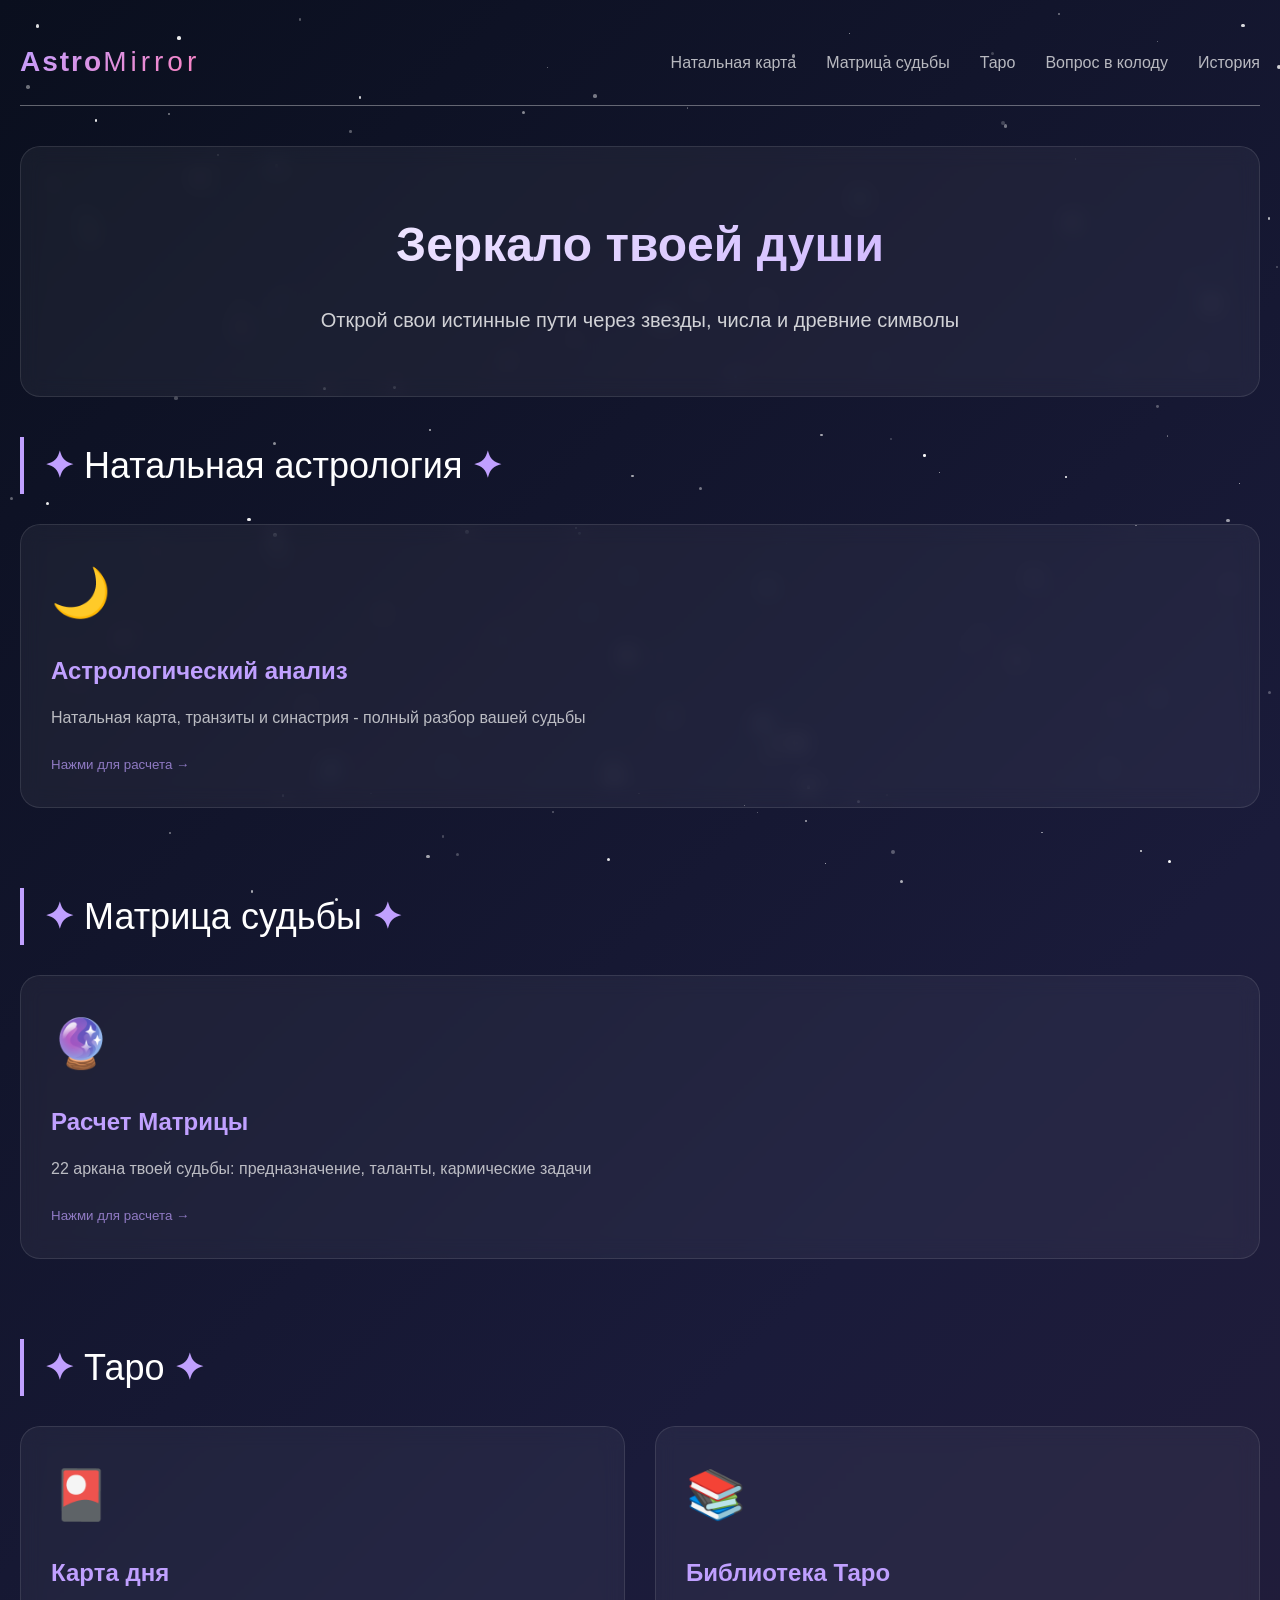
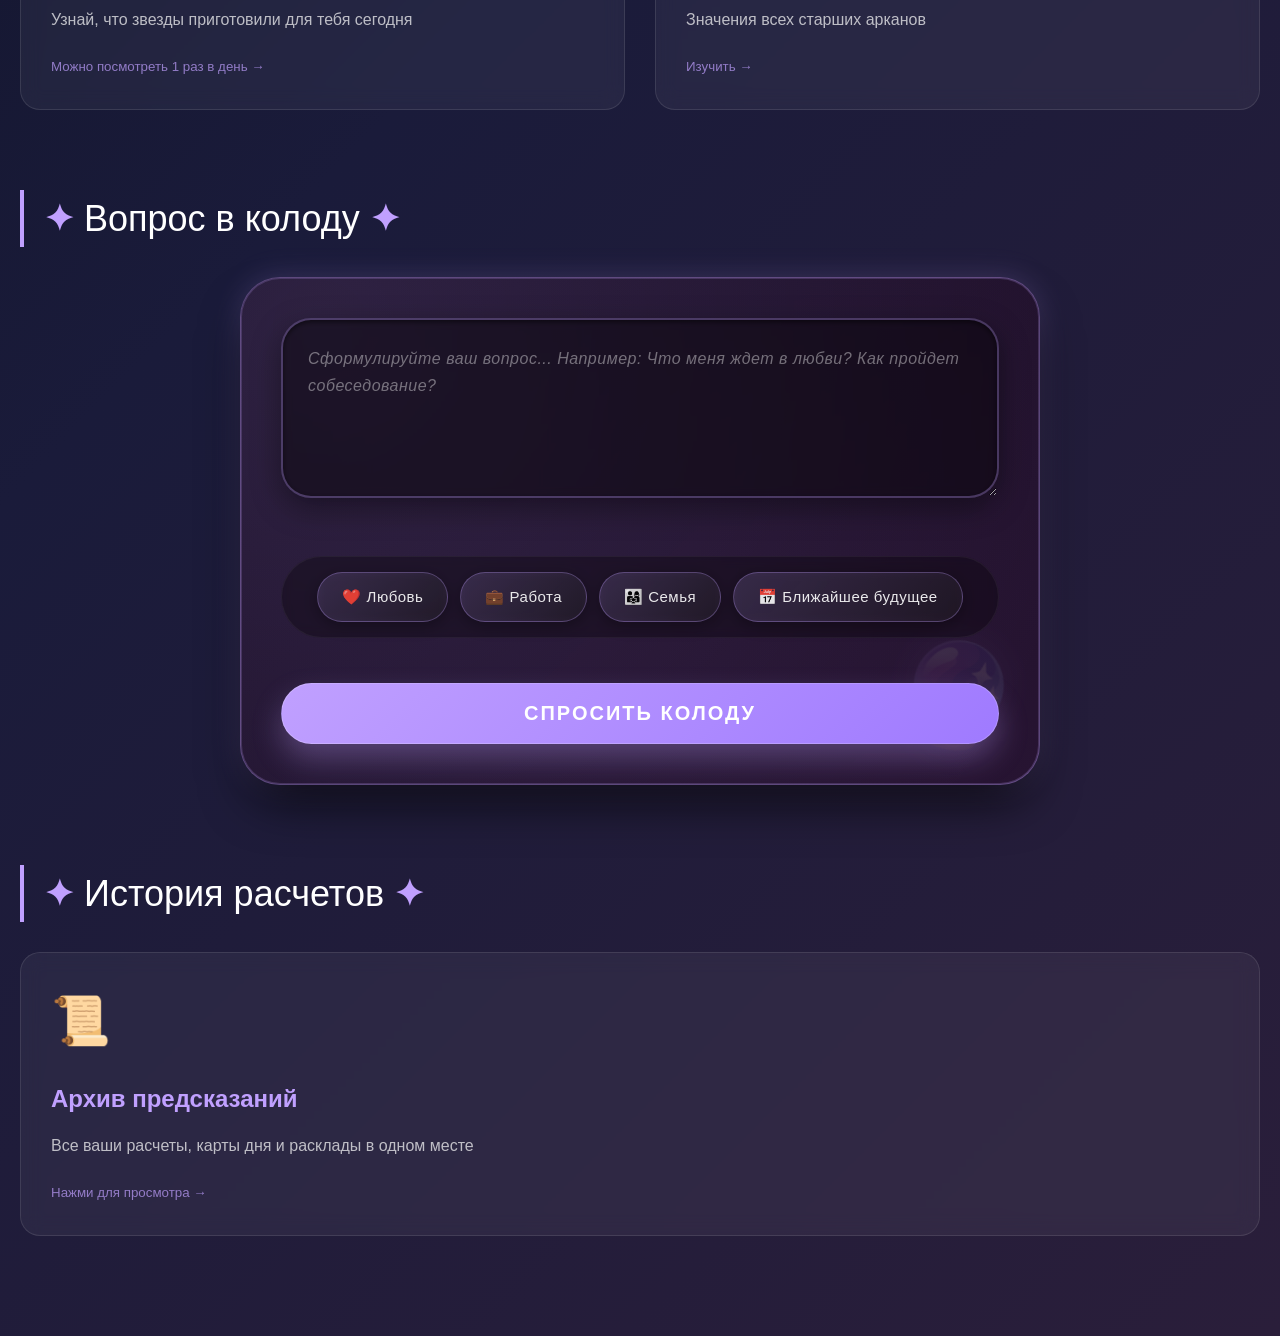
<file: index.html>
<!DOCTYPE html>
<html lang="ru">
<head>
    <meta charset="UTF-8">
    <meta name="viewport" content="width=device-width, initial-scale=1.0">
    <title>AstroMirror | Зеркало твоей души</title>
    <link rel="stylesheet" href="style.css">
</head>
<body>
    <div class="stars" id="stars"></div>

    <div class="container">
        <header class="header">
            <div class="logo" onclick="location.href='#'">
                <span>Astro</span>Mirror
            </div>
            <nav class="nav">
                <a href="#natal" class="nav-link" data-section="natal">Натальная карта</a>
                <a href="#matrix" class="nav-link" data-section="matrix">Матрица судьбы</a>
                <a href="#tarot" class="nav-link" data-section="tarot">Таро</a>
                <a href="#question" class="nav-link" data-section="question">Вопрос в колоду</a>
                <a href="#history" class="nav-link" data-section="history">История</a>
                <div class="user-menu" id="userMenu">
                    <span class="user-name" id="userNameDisplay"></span>
                    <div class="logout-btn" onclick="logout()">Выйти</div>
                </div>
            </nav>
        </header>

        <section class="hero">
            <h1>Зеркало твоей души</h1>
            <p>Открой свои истинные пути через звезды, числа и древние символы</p>
        </section>

        <!-- Секция: Натальная карта -->
        <section id="natal" class="hall">
            <h2 class="hall-title"><span>✦</span> Натальная астрология <span>✦</span></h2>
            <div class="card-grid">
                <div class="card" onclick="showNatalForm()">
                    <div class="card-icon">🌙</div>
                    <h3>Астрологический анализ</h3>
                    <p>Натальная карта, транзиты и синастрия - полный разбор вашей судьбы</p>
                    <small>Нажми для расчета →</small>
                </div>
            </div>
            
            <div id="natalFormContainer" class="birth-form">
                <h3 style="color: #c0a0ff; margin-bottom: 20px;">Астрологический анализ</h3>
                
                <div class="form-group">
                    <label>Тип расчета</label>
                    <div class="radio-group" id="calculationType">
                        <label class="radio-option">
                            <input type="radio" name="calcType" value="natal" checked> 🌟 Натальная карта
                        </label>
                        <label class="radio-option">
                            <input type="radio" name="calcType" value="transits"> ⭐ Транзиты на сегодня
                        </label>
                        <label class="radio-option">
                            <input type="radio" name="calcType" value="synastry"> 💞 Синастрия (совместимость)
                        </label>
                    </div>
                </div>

                <div class="form-group">
                    <label>Ваше имя</label>
                    <input type="text" id="natalName" placeholder="Введите ваше имя">
                </div>
                
                <div class="form-group">
                    <label>Дата рождения</label>
                    <input type="date" id="natalDate">
                </div>
                
                <div class="form-group">
                    <label>Точное время рождения (для точного асцендента)</label>
                    <input type="time" id="natalTime">
                </div>
                
                <div class="form-group">
                    <label>Город рождения</label>
                    <input type="text" id="natalPlace" placeholder="Например: Москва">
                </div>

                <div id="partnerFields" style="display: none;">
                    <h4 style="color: #c0a0ff; margin: 20px 0 10px;">👥 Данные партнера</h4>
                    
                    <div class="form-group">
                        <label>Имя партнера</label>
                        <input type="text" id="partnerName" placeholder="Введите имя партнера">
                    </div>
                    
                    <div class="form-group">
                        <label>Дата рождения партнера</label>
                        <input type="date" id="partnerDate">
                    </div>
                    
                    <div class="form-group">
                        <label>Время рождения партнера</label>
                        <input type="time" id="partnerTime">
                    </div>
                    
                    <div class="form-group">
                        <label>Город рождения партнера</label>
                        <input type="text" id="partnerPlace" placeholder="Город рождения партнера">
                    </div>
                </div>

                <button class="btn" onclick="calculateAstrology()">Получить расчет</button>
            </div>

            <div id="natalResult" class="result-card">
                <div class="result-tabs" id="resultTabs">
                    <span class="result-tab active" onclick="showResultTab('natal')">🌙 Натальная</span>
                    <span class="result-tab" onclick="showResultTab('transits')">⭐ Транзиты</span>
                    <span class="result-tab" onclick="showResultTab('synastry')">💞 Синастрия</span>
                </div>
                
                <div id="natalTabContent" style="display: block;"></div>
                <div id="transitsTabContent" style="display: none;"></div>
                <div id="synastryTabContent" style="display: none;"></div>
            </div>
        </section>

        <!-- Секция: Матрица судьбы -->
        <section id="matrix" class="hall">
            <h2 class="hall-title"><span>✦</span> Матрица судьбы <span>✦</span></h2>
            <div class="card-grid">
                <div class="card" onclick="showMatrixForm()">
                    <div class="card-icon">🔮</div>
                    <h3>Расчет Матрицы</h3>
                    <p>22 аркана твоей судьбы: предназначение, таланты, кармические задачи</p>
                    <small>Нажми для расчета →</small>
                </div>
            </div>
            <div id="matrixFormContainer" class="birth-form">
                <h3 style="margin-bottom: 20px; color: #c0a0ff;">Расчет матрицы судьбы</h3>
                <div class="form-group">
                    <label>Ваше имя</label>
                    <input type="text" id="matrixName" placeholder="Введите имя">
                </div>
                <div class="form-group">
                    <label>Дата рождения</label>
                    <input type="date" id="matrixDate">
                </div>
                <button class="btn" onclick="calculateMatrix()">Рассчитать матрицу</button>
            </div>
            <div id="matrixResult" class="result-card"></div>
        </section>

        <!-- Секция: Таро -->
        <section id="tarot" class="hall">
            <h2 class="hall-title"><span>✦</span> Таро <span>✦</span></h2>
            <div class="card-grid">
                <div class="card" onclick="getCardOfDay()">
                    <div class="card-icon">🎴</div>
                    <h3>Карта дня</h3>
                    <p>Узнай, что звезды приготовили для тебя сегодня</p>
                    <small>Можно посмотреть 1 раз в день →</small>
                </div>
                <div class="card" onclick="showTarotLibrary()">
                    <div class="card-icon">📚</div>
                    <h3>Библиотека Таро</h3>
                    <p>Значения всех старших арканов</p>
                    <small>Изучить →</small>
                </div>
            </div>
            <div id="tarotResult" class="result-card"></div>
        </section>

        <!-- Секция: Вопрос в колоду -->
        <section id="question" class="hall">
            <h2 class="hall-title"><span>✦</span> Вопрос в колоду <span>✦</span></h2>
            
            <div class="question-input" id="questionInputSection">
                <textarea id="userQuestion" placeholder="Сформулируйте ваш вопрос... Например: Что меня ждет в любви? Как пройдет собеседование?"></textarea>
                <div class="question-chips">
                    <span class="chip" onclick="setQuestion('Что меня ждет в любви в ближайший месяц?')">❤️ Любовь</span>
                    <span class="chip" onclick="setQuestion('Как пройдет собеседование на новую работу?')">💼 Работа</span>
                    <span class="chip" onclick="setQuestion('Как наладить отношения с родными?')">👨‍👩‍👧 Семья</span>
                    <span class="chip" onclick="setQuestion('Что меня ждет в этом месяце?')">📅 Ближайшее будущее</span>
                </div>
                <button class="btn" onclick="startMajorArcanaReading()">Спросить колоду</button>
            </div>

            <div id="threeCardsContainer" style="display: none;">
                <div class="cards-layout">
                    <div class="card-slot">
                        <div class="card-back" id="card1" onclick="revealMajorArcana(1)"></div>
                        <div class="card-label">Прошлое → Корни</div>
                        <div class="card-meaning" id="card1Meaning"></div>
                    </div>
                    <div class="card-slot">
                        <div class="card-back" id="card2" onclick="revealMajorArcana(2)"></div>
                        <div class="card-label">Настоящее → Совет</div>
                        <div class="card-meaning" id="card2Meaning"></div>
                    </div>
                    <div class="card-slot">
                        <div class="card-back" id="card3" onclick="revealMajorArcana(3)"></div>
                        <div class="card-label">Будущее → Итог</div>
                        <div class="card-meaning" id="card3Meaning"></div>
                    </div>
                </div>
                <div id="finalAnswer" style="text-align: center; margin-top: 30px; padding: 20px; background: rgba(192,160,255,0.1); border-radius: 15px;"></div>
                <button class="btn" style="margin-top: 20px; width: auto; padding: 10px 30px;" onclick="resetMajorArcana()">Задать новый вопрос</button>
            </div>
        </section>

        <!-- Секция: История (НОВАЯ) -->
        <section id="history" class="hall">
            <h2 class="hall-title"><span>✦</span> История расчетов <span>✦</span></h2>
            <div class="card-grid">
                <div class="card" onclick="showHistory()">
                    <div class="card-icon">📜</div>
                    <h3>Архив предсказаний</h3>
                    <p>Все ваши расчеты, карты дня и расклады в одном месте</p>
                    <small>Нажми для просмотра →</small>
                </div>
            </div>
            <div id="historyContainer" class="result-card" style="display: none;">
                <div id="historyContent"></div>
                <button class="btn" style="margin-top: 20px; width: auto; padding: 10px 30px;" onclick="clearHistory()">Очистить историю</button>
            </div>
        </section>
    </div>

    <!-- Модальные окна аутентификации -->
    <div class="modal" id="registerModal">
        <div class="modal-content">
            <span class="modal-close" onclick="closeModal('register')">&times;</span>
            <h2>✨ Добро пожаловать в AstroMirror ✨</h2>
            <p>Создайте аккаунт, чтобы открыть все тайны</p>
            <div class="form-group">
                <label>Ваше имя</label>
                <input type="text" id="registerName" placeholder="Как к вам обращаться?">
            </div>
            <div class="form-group">
                <label>Email</label>
                <input type="email" id="registerEmail" placeholder="example@mail.com">
            </div>
            <div class="form-group">
                <label>Пароль</label>
                <input type="password" id="registerPassword" placeholder="Не менее 6 символов">
            </div>
            <div class="form-group">
                <label>Подтверждение</label>
                <input type="password" id="registerConfirmPassword" placeholder="Повторите пароль">
            </div>
            <button class="btn" onclick="register()">Начать путешествие</button>
            <div class="modal-link">
                Уже есть аккаунт? <span onclick="switchModal('register', 'login')">Войти</span>
            </div>
        </div>
    </div>

    <div class="modal" id="loginModal">
        <div class="modal-content">
            <span class="modal-close" onclick="closeModal('login')">&times;</span>
            <h2>Вход в AstroMirror</h2>
            <div class="form-group">
                <label>Email</label>
                <input type="email" id="loginEmail" placeholder="Ваш email">
            </div>
            <div class="form-group">
                <label>Пароль</label>
                <input type="password" id="loginPassword" placeholder="Ваш пароль">
            </div>
            <button class="btn" onclick="login()">Войти</button>
            <div class="modal-link">
                Нет аккаунта? <span onclick="switchModal('login', 'register')">Создать</span>
            </div>
        </div>
    </div>

    <script src="js/cards-data.js"></script>
    <script src="js/auth.js"></script>
    <script src="js/history.js"></script>
    <script src="js/main.js"></script>
    <script src="js/natal.js"></script>
    <script src="js/matrix.js"></script>
    <script src="js/tarot.js"></script>
    <script src="js/question.js"></script>
</body>
</html>
</file>
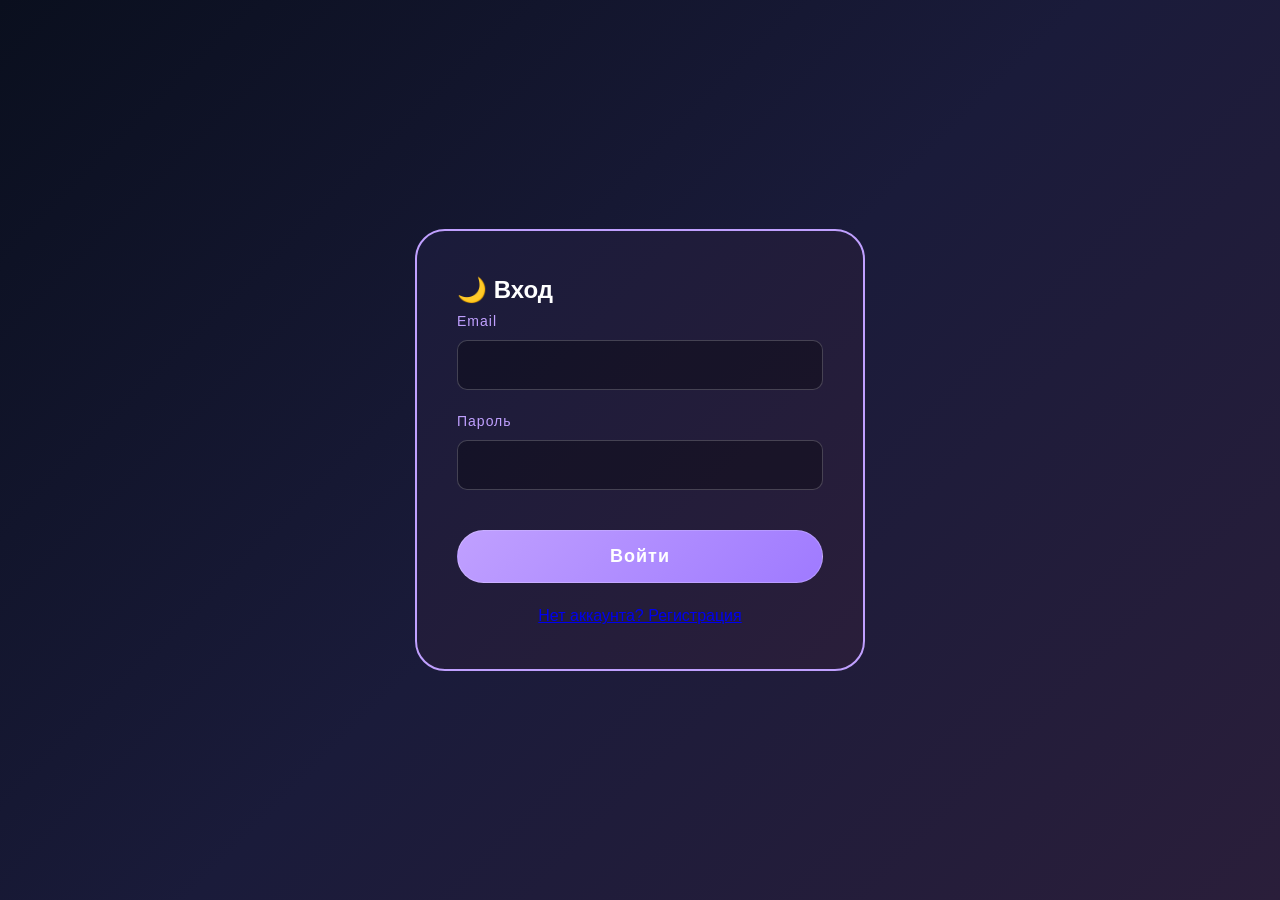
<file: login.html>
<!DOCTYPE html>
<html lang="ru">
<head>
    <meta charset="UTF-8"><title>Вход</title>
    <link rel="stylesheet" href="style.css">
</head>
<body>
    <div class="container" style="display:flex; justify-content:center; align-items:center; min-height:100vh;">
        <div class="modal-content" style="max-width:450px; width:100%;">
            <h2>🌙 Вход</h2>
            <div class="form-group"><label>Email</label><input type="email" id="logEmail"></div>
            <div class="form-group"><label>Пароль</label><input type="password" id="logPass"></div>
            <button class="btn" onclick="handleLogin()">Войти</button>
            <div class="modal-link"><a href="register.html">Нет аккаунта? Регистрация</a></div>
        </div>
    </div>
    <script>
        async function handleLogin() {
            const email = document.getElementById('logEmail').value;
            const password = document.getElementById('logPass').value;
            try {
                const res = await fetch('http://localhost:5000/api/auth/login', {
                    method: 'POST', headers: { 'Content-Type': 'application/json' },
                    body: JSON.stringify({ email, password })
                });
                const data = await res.json();
                if (!res.ok) throw new Error(data.error);
                localStorage.setItem('astroToken', data.token);
                window.location.href = 'profile.html';
            } catch (err) { alert(err.message); }
        }
        if(localStorage.getItem('astroToken')) window.location.href = 'profile.html';
    </script>
</body>
</html>
</file>
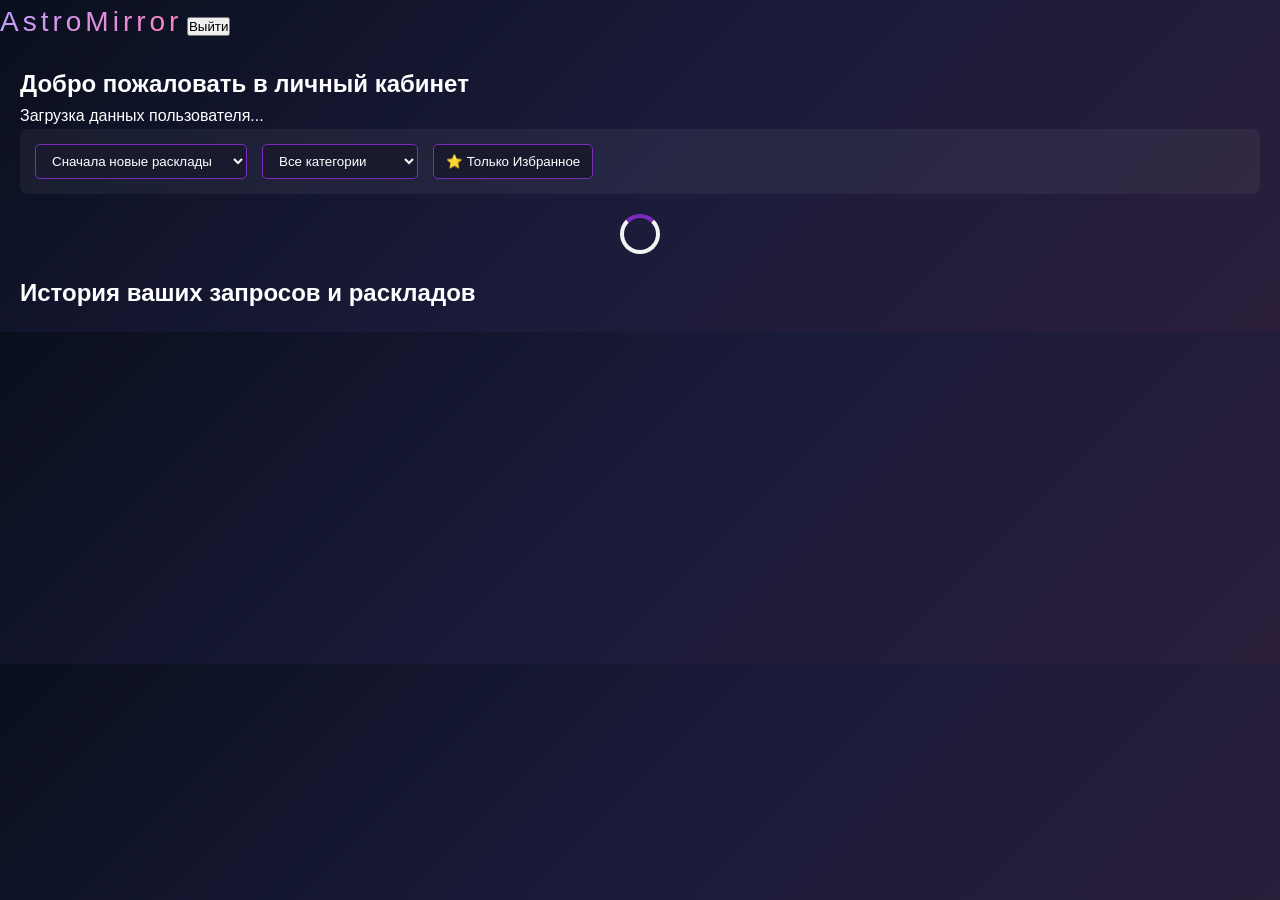
<file: profile.html>
<!DOCTYPE html>
<html lang="ru">
<head>
    <meta charset="UTF-8">
    <meta name="viewport" content="width=device-width, initial-scale=1.0">
    <title>AstroMirror - Личный кабинет</title>
    <link rel="stylesheet" href="style.css">
    <style>
        /* Стили для спиннера загрузки */
        .loader {
            border: 4px solid #f3f3f3;
            border-top: 4px solid #7b2cbf;
            border-radius: 50%;
            width: 40px;
            height: 40px;
            animation: spin 1s linear infinite;
            margin: 20px auto;
            display: none;
        }
        @keyframes spin {
            0% { transform: rotate(0deg); }
            100% { transform: rotate(360deg); }
        }
        /* Сообщения об ошибках */
        .error-message {
            color: #ff4d4d;
            background-color: rgba(255, 77, 77, 0.1);
            padding: 10px;
            border-radius: 5px;
            text-align: center;
            margin: 10px 0;
            display: none;
        }
        /* Панель фильтров */
        .controls-panel {
            display: flex;
            gap: 15px;
            margin-bottom: 20px;
            flex-wrap: wrap;
            background: rgba(255, 255, 255, 0.05);
            padding: 15px;
            border-radius: 8px;
        }
        .controls-panel select, .controls-panel button {
            padding: 8px 12px;
            border-radius: 5px;
            border: 1px solid #7b2cbf;
            background: #1a1a2e;
            color: #fff;
            cursor: pointer;
        }
        .controls-panel button.active {
            background: #7b2cbf;
        }
    </style>
</head>
<body>
    <header>
        <nav>
            <a href="index.html" class="logo">AstroMirror</a>
            <button id="logoutBtn">Выйти</button>
        </nav>
    </header>

    <main class="container">
        <section class="profile-header">
            <h1>Добро пожаловать в личный кабинет</h1>
            <p id="userEmail">Загрузка данных пользователя...</p>
        </section>

        <!-- Панель управления (Фильтры и Сортировка) -->
        <section class="controls-panel">
            <select id="sortDate">
                <option value="desc">Сначала новые расклады</option>
                <option value="asc">Сначала старые расклады</option>
            </select>

            <select id="filterCategory">
                <option value="all">Все категории</option>
                <option value="tarot">Только Таро</option>
                <option value="natal">Натальные карты</option>
                <option value="matrix">Матрица судьбы</option>
            </select>

            <button id="filterFavorites">⭐ Только Избранное</button>
        </section>

        <div id="mainLoader" class="loader"></div>
        <div id="errorMessage" class="error-message"></div>

        <section class="history-section">
            <h2>История ваших запросов и раскладов</h2>
            <div id="historyContainer" class="history-grid">
            </div>
        </section>
    </main>

    <script>
        const mockHistory = [
            { id: 1, type: 'tarot', title: 'Расклад на отношения', date: '2026-05-15', description: 'Карты: 2 Пентаклей, 5 Жезлов, Рыцарь Кубков.', favorite: true },
            { id: 2, type: 'natal', title: 'Расчет Натальной карты', date: '2026-05-10', description: 'Марс в III доме, Луна в Скорпионе.', favorite: false },
            { id: 3, type: 'matrix', title: 'Матрица Судьбы', date: '2026-05-20', description: 'Главное предназначение и финансовый канал.', favorite: true },
            { id: 4, type: 'tarot', title: 'Расклад «Карта Дня»', date: '2026-05-01', description: 'Выпал Старший Аркан Маг.', favorite: false }
        ];

        let currentFilters = {
            sort: 'desc',
            category: 'all',
            onlyFavorites: false
        };

        document.addEventListener('DOMContentLoaded', () => {
            // Имитация загрузки данных с сервера
            loadDashboardData();

            // Навешиваем события на фильтры
            document.getElementById('sortDate').addEventListener('change', (e) => {
                currentFilters.sort = e.target.value;
                renderHistory();
            });

            document.getElementById('filterCategory').addEventListener('change', (e) => {
                currentFilters.category = e.target.value;
                renderHistory();
            });

            document.getElementById('filterFavorites').addEventListener('click', (e) => {
                currentFilters.onlyFavorites = !currentFilters.onlyFavorites;
                e.target.classList.toggle('active', currentFilters.onlyFavorites);
                renderHistory();
            });

            document.getElementById('logoutBtn').addEventListener('click', () => {
                localStorage.removeItem('token');
                window.location.href = 'index.html';
            });
        });

        function loadDashboardData() {
            const loader = document.getElementById('mainLoader');
            const errorDiv = document.getElementById('errorMessage');
            
            loader.style.display = 'block';
            errorDiv.style.display = 'none';

            // Имитируем задержку сети 1.5 секунды
            setTimeout(() => {
                try {
                    // Здесь в будущем будет реальный fetch-запрос к бэкенду
                    document.getElementById('userEmail').textContent = "Пользователь: Студент-Разработчик";
                    loader.style.display = 'none';
                    renderHistory();
                } catch (err) {
                    loader.style.display = 'none';
                    errorDiv.textContent = 'Ошибка загрузки данных. Попробуйте позже.';
                    errorDiv.style.display = 'block';
                }
            }, 1500);
        }

        function renderHistory() {
            const container = document.getElementById('historyContainer');
            container.innerHTML = '';

            // 1. Фильтрация
            let filtered = mockHistory.filter(item => {
                if (currentFilters.category !== 'all' && item.type !== currentFilters.category) return false;
                if (currentFilters.onlyFavorites && !item.favorite) return false;
                return true;
            });

            // 2. Сортировка
            filtered.sort((a, b) => {
                const dateA = new Date(a.date);
                const dateB = new Date(b.date);
                return currentFilters.sort === 'desc' ? dateB - dateA : dateA - dateB;
            });

            // 3. Вывод на экран
            if (filtered.length === 0) {
                container.innerHTML = '<p>Ничего не найдено по выбранным фильтрам.</p>';
                return;
            }

            filtered.forEach(item => {
                const card = document.createElement('div');
                card.className = `history-card ${item.favorite ? 'fav-card' : ''}`;
                card.innerHTML = `
                    <h3>${item.title} ${item.favorite ? '⭐' : ''}</h3>
                    <p><small>Дата: ${item.date}</small></p>
                    <p>${item.description}</p>
                `;
                container.appendChild(card);
            });
        }
    </script>
</body>
</html>
</file>
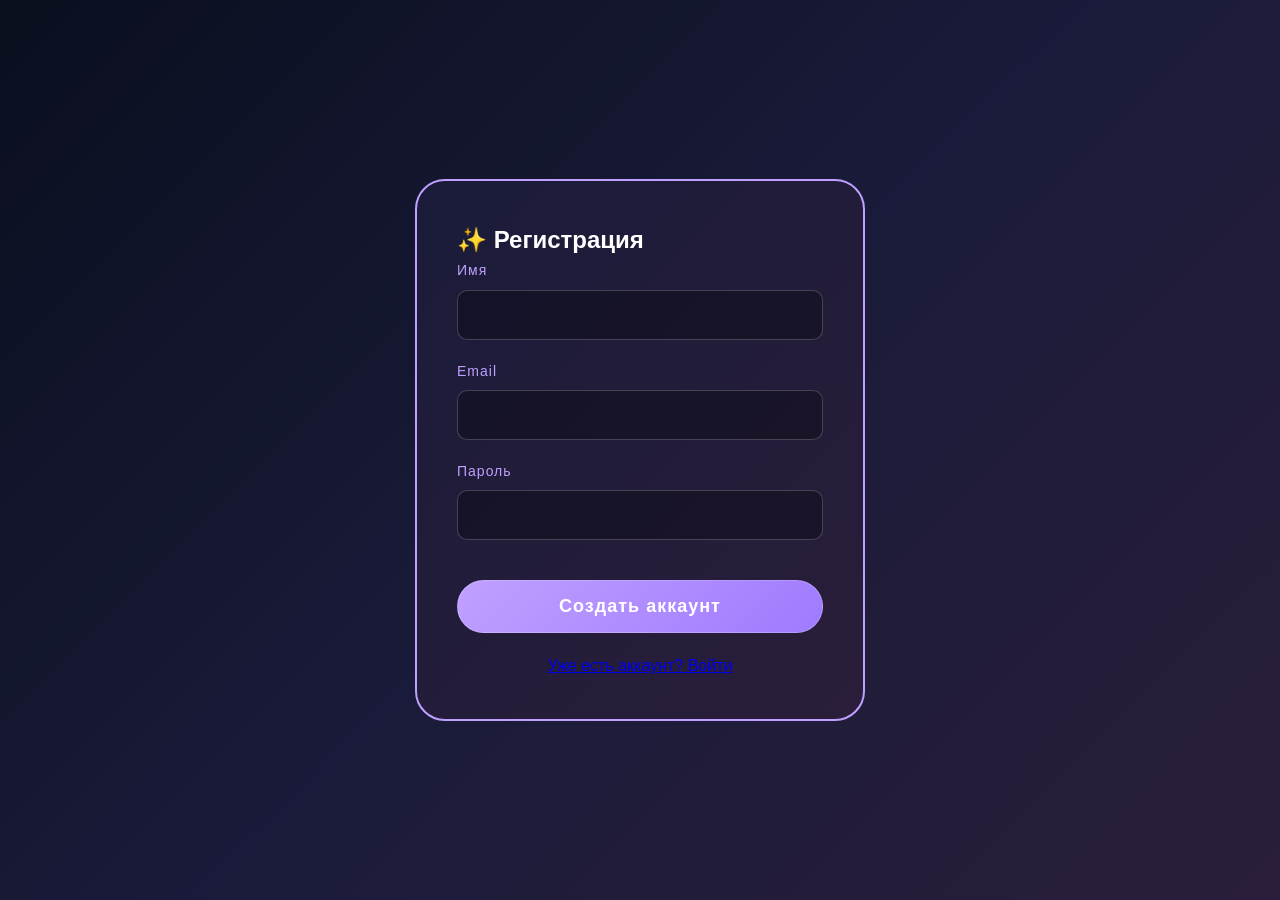
<file: register.html>
<!DOCTYPE html>
<html lang="ru">
<head>
    <meta charset="UTF-8"><title>Регистрация</title>
    <link rel="stylesheet" href="style.css">
</head>
<body>
    <div class="container" style="display:flex; justify-content:center; align-items:center; min-height:100vh;">
        <div class="modal-content" style="max-width:450px; width:100%;">
            <h2>✨ Регистрация</h2>
            <div class="form-group"><label>Имя</label><input type="text" id="regName"></div>
            <div class="form-group"><label>Email</label><input type="email" id="regEmail"></div>
            <div class="form-group"><label>Пароль</label><input type="password" id="regPass"></div>
            <button class="btn" onclick="handleRegister()">Создать аккаунт</button>
            <div class="modal-link"><a href="login.html">Уже есть аккаунт? Войти</a></div>
        </div>
    </div>
    <script>
        async function handleRegister() {
            const name = document.getElementById('regName').value;
            const email = document.getElementById('regEmail').value;
            const password = document.getElementById('regPass').value;
            if (!name || !email || password.length < 6) return alert('Заполните поля (пароль от 6 симв.)');
            try {
                const res = await fetch('http://localhost:5000/api/auth/register', {
                    method: 'POST', headers: { 'Content-Type': 'application/json' },
                    body: JSON.stringify({ name, email, password })
                });
                const data = await res.json();
                if (!res.ok) throw new Error(data.error);
                localStorage.setItem('astroToken', data.token);
                window.location.href = 'profile.html';
            } catch (err) { alert(err.message); }
        }
        if(localStorage.getItem('astroToken')) window.location.href = 'profile.html';
    </script>
</body>
</html>
</file>
<file: style.css>
* {
    margin: 0;
    padding: 0;
    box-sizing: border-box;
}

body {
    font-family: 'Segoe UI', Tahoma, Geneva, Verdana, sans-serif;
    background: linear-gradient(135deg, #0a0f1e 0%, #1a1b3a 50%, #2a1e3a 100%);
    color: #fff;
    line-height: 1.6;
    overflow-x: hidden;
}

.stars {
    position: fixed;
    top: 0;
    left: 0;
    width: 100%;
    height: 100%;
    pointer-events: none;
    z-index: 0;
}

.star {
    position: absolute;
    background: white;
    border-radius: 50%;
    animation: twinkle var(--duration) ease-in-out infinite;
    opacity: var(--opacity);
}

@keyframes twinkle {
    0%, 100% { opacity: var(--opacity); }
    50% { opacity: calc(var(--opacity) * 0.3); }
}

.container {
    position: relative;
    z-index: 1;
    max-width: 1400px;
    margin: 0 auto;
    padding: 20px;
}

.header {
    display: flex;
    justify-content: space-between;
    align-items: center;
    padding: 20px 0;
    border-bottom: 1px solid rgba(255, 255, 255, 0.358);
    margin-bottom: 40px;
    flex-wrap: wrap;
    gap: 20px;
}

.logo {
    font-size: 28px;
    font-weight: 300;
    letter-spacing: 4px;
    background: linear-gradient(135deg, #c0a0ff, #fd81bf);
    -webkit-background-clip: text;
    -webkit-text-fill-color: transparent;
    background-clip: text;
    cursor: pointer;
}

.logo span {
    font-weight: 700;
    letter-spacing: 2px;    
}

.nav {
    display: flex;
    gap: 30px;
    align-items: center;
    flex-wrap: wrap;
}

.nav a {
    color: rgba(255,255,255,0.7);
    text-decoration: none;
    font-size: 16px;
    transition: 0.3s;
    cursor: pointer;
}

.nav a:hover, .nav a.active {
    color: #c0a0ff;
}

.user-menu {
    display: none;
    align-items: center;
    gap: 15px;
}

.user-name {
    color: #c0a0ff;
    font-weight: 600;
}

.logout-btn {
    padding: 5px 15px;
    background: rgba(255,255,255,0.1);
    border: 1px solid rgba(255,255,255,0.2);
    border-radius: 20px;
    cursor: pointer;
    font-size: 12px;
}

.logout-btn:hover {
    background: rgba(255,255,255,0.2);
}

.hero {
    text-align: center;
    padding: 60px 20px;
    margin-bottom: 40px;
    background: rgba(255,255,255,0.05);
    backdrop-filter: blur(10px);
    border-radius: 20px;
    border: 1px solid rgba(255,255,255,0.1);
}

.hero h1 {
    font-size: 48px;
    margin-bottom: 20px;
    background: linear-gradient(135deg, #fff, #c0a0ff);
    -webkit-background-clip: text;
    -webkit-text-fill-color: transparent;
    background-clip: text;
}

.hero p {
    font-size: 20px;
    color: rgba(255,255,255,0.8);
    max-width: 800px;
    margin: 0 auto;
}

.hall {
    margin-bottom: 80px;
    scroll-margin-top: 100px;
}

.hall-title {
    font-size: 36px;
    margin-bottom: 30px;
    padding-left: 20px;
    border-left: 4px solid #c0a0ff;
    font-weight: 300;
}

.hall-title span {
    font-weight: 700;
    color: #c0a0ff;
}

.card-grid {
    display: grid;
    grid-template-columns: repeat(auto-fit, minmax(300px, 1fr));
    gap: 30px;
    margin-bottom: 30px;
}

.card {
    background: rgba(255,255,255,0.05);
    backdrop-filter: blur(10px);
    border-radius: 20px;
    padding: 30px;
    border: 1px solid rgba(255,255,255,0.1);
    transition: 0.3s;
    cursor: pointer;
}

.card:hover {
    transform: translateY(-5px);
    border-color: #c0a0ff;
    box-shadow: 0 10px 30px rgba(192,160,255,0.2);
}

.card-icon {
    font-size: 48px;
    margin-bottom: 20px;
}

.card h3 {
    font-size: 24px;
    margin-bottom: 15px;
    color: #c0a0ff;
}

.card p {
    color: rgba(255,255,255,0.7);
    margin-bottom: 20px;
}

.card small {
    color: #c0a0ff;
    opacity: 0.7;
}

.birth-form {
    background: rgba(255,255,255,0.05);
    backdrop-filter: blur(10px);
    border-radius: 20px;
    padding: 40px;
    border: 1px solid rgba(255,255,255,0.1);
    max-width: 700px;
    margin: 0 auto 40px;
    display: none;
}

.form-group {
    margin-bottom: 20px;
}

.form-group label {
    display: block;
    margin-bottom: 8px;
    color: #c0a0ff;
    font-size: 14px;
    letter-spacing: 1px;
}

.form-group input, .form-group select, .form-group textarea {
    width: 100%;
    padding: 15px;
    background: rgba(0,0,0,0.3);
    border: 1px solid rgba(255,255,255,0.2);
    border-radius: 10px;
    color: #fff;
    font-size: 16px;
}

.form-group input:focus, .form-group select:focus, .form-group textarea:focus {
    outline: none;
    border-color: #c0a0ff;
}

.radio-group {
    display: flex;
    gap: 30px;
    flex-wrap: wrap;
    margin-top: 10px;
}

.radio-option {
    display: flex;
    align-items: center;
    gap: 10px;
    cursor: pointer;
}

.radio-option input[type="radio"] {
    width: 20px;
    height: 20px;
    cursor: pointer;
    accent-color: #c0a0ff;
}

.btn {
    background: linear-gradient(135deg, #c0a0ff, #9f7aff);
    color: #fff;
    border: none;
    padding: 15px 40px;
    font-size: 18px;
    border-radius: 30px;
    cursor: pointer;
    transition: 0.3s;
    border: 1px solid rgba(255,255,255,0.2);
    width: 100%;
    font-weight: 600;
    letter-spacing: 1px;
    margin-top: 20px;
}

.btn:hover {
    transform: scale(1.05);
    box-shadow: 0 0 30px rgba(192,160,255,0.5);
}

.btn-small {
    padding: 10px 20px;
    font-size: 14px;
    width: auto;
    margin: 10px 5px 0 0;
}

.btn-disabled {
    opacity: 0.5;
    cursor: not-allowed;
    pointer-events: none;
}

.result-card {
    background: rgba(255,255,255,0.05);
    backdrop-filter: blur(10px);
    border-radius: 20px;
    padding: 30px;
    margin: 30px 0;
    border: 1px solid #c0a0ff;
    display: none;
}

.result-card.visible {
    display: block;
    animation: fadeIn 0.5s ease-in-out;
}

@keyframes fadeIn {
    from { opacity: 0; transform: translateY(20px); }
    to { opacity: 1; transform: translateY(0); }
}

.result-tabs {
    display: flex;
    gap: 10px;
    margin-bottom: 20px;
    flex-wrap: wrap;
}

.result-tab {
    padding: 10px 20px;
    background: rgba(255,255,255,0.05);
    border: 1px solid rgba(255,255,255,0.1);
    border-radius: 30px;
    cursor: pointer;
    transition: 0.3s;
}

.result-tab:hover, .result-tab.active {
    background: #c0a0ff;
    border-color: #c0a0ff;
}

.tarot-grid {
    display: grid;
    grid-template-columns: repeat(auto-fill, minmax(200px, 1fr));
    gap: 20px;
    margin: 30px 0;
}

.tarot-card {
    background: linear-gradient(135deg, #2a1e3a, #1a1b3a);
    border: 2px solid #c0a0ff;
    border-radius: 15px;
    padding: 20px;
    text-align: center;
    cursor: pointer;
    transition: 0.3s;
    box-shadow: 0 5px 20px rgba(0,0,0,0.3);
}

.tarot-card:hover {
    transform: translateY(-5px) rotate(1deg);
    box-shadow: 0 15px 30px rgba(192,160,255,0.3);
}

.tarot-card-image {
    font-size: 64px;
    margin-bottom: 10px;
    filter: drop-shadow(0 0 10px rgba(192,160,255,0.5));
}

.tarot-card-name {
    font-size: 18px;
    color: #c0a0ff;
    margin-bottom: 5px;
}

.tarot-card-meaning {
    font-size: 12px;
    color: rgba(255,255,255,0.6);
}

.card-of-day {
    text-align: center;
    padding: 30px;
    background: rgba(192,160,255,0.1);
    border-radius: 20px;
    margin: 20px 0;
}

.card-of-day-image {
    font-size: 120px;
    margin-bottom: 20px;
    animation: float 3s ease-in-out infinite;
}

@keyframes float {
    0%, 100% { transform: translateY(0); }
    50% { transform: translateY(-10px); }
}

.card-of-day-name {
    font-size: 48px;
    color: #c0a0ff;
    margin-bottom: 15px;
    text-shadow: 0 0 20px rgba(192,160,255,0.5);
}

.card-of-day-time {
    font-size: 14px;
    color: rgba(255,255,255,0.5);
    margin-bottom: 20px;
}

.card-of-day-message {
    font-size: 20px;
    line-height: 1.8;
    max-width: 700px;
    margin: 0 auto 20px;
    padding: 20px;
    background: rgba(0,0,0,0.2);
    border-radius: 15px;
    border-left: 4px solid #c0a0ff;
    text-align: left;
}

.card-of-day-advice {
    font-size: 18px;
    padding: 15px;
    background: rgba(192,160,255,0.2);
    border-radius: 50px;
    display: inline-block;
}

.card-of-day-warning {
    font-size: 16px;
    color: #ff9999;
    margin-top: 20px;
    padding: 15px;
    background: rgba(255,153,153,0.1);
    border-radius: 10px;
}

.card-of-day-lucky {
    display: flex;
    justify-content: center;
    gap: 20px;
    margin-top: 20px;
    flex-wrap: wrap;
}

.lucky-item {
    padding: 10px 20px;
    background: rgba(255,255,255,0.05);
    border-radius: 30px;
    border: 1px solid rgba(255,255,255,0.1);
}

.question-input {
    max-width: 800px;
    margin: 0 auto 40px;
    background: linear-gradient(135deg, rgba(20, 10, 30, 0.9), rgba(40, 20, 50, 0.9));
    backdrop-filter: blur(10px);
    -webkit-backdrop-filter: blur(10px);
    border-radius: 40px;
    padding: 40px;
    border: 1px solid rgba(192, 160, 255, 0.4);
    box-shadow: 0 25px 50px -12px rgba(0, 0, 0, 0.8), 
                0 0 0 1px rgba(192, 160, 255, 0.2) inset,
                0 0 30px rgba(192, 160, 255, 0.2);
    position: relative;
    overflow: hidden;
}

.question-input::before {
    content: "";
    position: absolute;
    top: -50%;
    left: -50%;
    width: 200%;
    height: 200%;
    background: radial-gradient(circle at 30% 30%, rgba(192, 160, 255, 0.15), transparent 60%);
    animation: rotate 25s linear infinite;
    z-index: 0;
}

@keyframes rotate {
    from { transform: rotate(0deg); }
    to { transform: rotate(360deg); }
}

.question-input::after {
    content: "🔮";
    position: absolute;
    bottom: 10px;
    right: 20px;
    font-size: 100px;
    opacity: 0.1;
    color: #c0a0ff;
    transform: rotate(15deg);
    filter: drop-shadow(0 0 20px rgba(192, 160, 255, 0.5));
    pointer-events: none;
    z-index: 1;
}

.question-input textarea {
    width: 100%;
    padding: 25px;
    background: rgba(0, 0, 0, 0.4);
    border: 2px solid rgba(192, 160, 255, 0.3);
    border-radius: 30px;
    color: #fff;
    font-size: 18px;
    min-height: 180px;
    resize: vertical;
    margin-bottom: 25px;
    font-family: 'Segoe UI', Tahoma, Geneva, Verdana, sans-serif;
    line-height: 1.7;
    transition: all 0.4s ease;
    box-shadow: 0 10px 30px rgba(0, 0, 0, 0.4), inset 0 2px 5px rgba(0, 0, 0, 0.5);
    backdrop-filter: blur(5px);
    position: relative;
    z-index: 2;
}

.question-input textarea:focus {
    outline: none;
    border-color: #c0a0ff;
    box-shadow: 0 0 30px rgba(192, 160, 255, 0.5), 0 10px 30px rgba(0, 0, 0, 0.4), inset 0 2px 5px rgba(0, 0, 0, 0.5);
    background: rgba(30, 20, 40, 0.5);
    transform: translateY(-2px);
}

.question-input textarea::placeholder {
    color: rgba(255, 255, 255, 0.4);
    font-style: italic;
    font-size: 16px;
    letter-spacing: 0.5px;
}

.question-chips {
    display: flex;
    gap: 12px;
    flex-wrap: wrap;
    justify-content: center;
    margin: 25px 0;
    padding: 15px;
    background: rgba(0, 0, 0, 0.3);
    border-radius: 60px;
    backdrop-filter: blur(5px);
    border: 1px solid rgba(255, 255, 255, 0.05);
    position: relative;
    z-index: 2;
}

.chip {
    padding: 12px 24px;
    background: linear-gradient(135deg, rgba(192, 160, 255, 0.2), rgba(255, 255, 255, 0.05));
    border: 1px solid rgba(192, 160, 255, 0.3);
    border-radius: 40px;
    cursor: pointer;
    transition: all 0.3s cubic-bezier(0.175, 0.885, 0.32, 1.275);
    font-size: 15px;
    color: rgba(255, 255, 255, 0.9);
    font-weight: 500;
    letter-spacing: 0.5px;
    box-shadow: 0 4px 15px rgba(0, 0, 0, 0.3);
    backdrop-filter: blur(5px);
    position: relative;
    overflow: hidden;
}

.chip::before {
    content: "";
    position: absolute;
    top: 0;
    left: -100%;
    width: 100%;
    height: 100%;
    background: linear-gradient(90deg, transparent, rgba(255, 255, 255, 0.2), transparent);
    transition: left 0.5s ease;
    z-index: -1;
}

.chip:hover {
    background: linear-gradient(135deg, #c0a0ff, #9f7aff);
    transform: translateY(-4px) scale(1.05);
    box-shadow: 0 15px 25px rgba(192, 160, 255, 0.4);
    border-color: transparent;
    color: #fff;
}

.chip:hover::before {
    left: 100%;
}

.chip:active {
    transform: translateY(-1px) scale(1.02);
}

.question-input .btn {
    background: linear-gradient(135deg, #c0a0ff, #9f7aff, #8a6fd6);
    background-size: 200% 200%;
    animation: gradientShift 5s ease infinite;
    color: #fff;
    border: none;
    padding: 18px 40px;
    font-size: 20px;
    border-radius: 50px;
    cursor: pointer;
    transition: all 0.3s ease;
    border: 1px solid rgba(255, 255, 255, 0.2);
    width: 100%;
    font-weight: 700;
    letter-spacing: 2px;
    text-transform: uppercase;
    box-shadow: 0 15px 30px rgba(192, 160, 255, 0.3);
    position: relative;
    overflow: hidden;
    z-index: 2;
}

@keyframes gradientShift {
    0% { background-position: 0% 50%; }
    50% { background-position: 100% 50%; }
    100% { background-position: 0% 50%; }
}

.question-input .btn::before {
    content: "";
    position: absolute;
    top: 0;
    left: -100%;
    width: 100%;
    height: 100%;
    background: linear-gradient(90deg, transparent, rgba(255, 255, 255, 0.3), transparent);
    transition: left 0.5s ease;
}

.question-input .btn:hover {
    transform: translateY(-5px) scale(1.02);
    box-shadow: 0 25px 40px rgba(192, 160, 255, 0.5);
}

.question-input .btn:hover::before {
    left: 100%;
}

.cards-layout {
    display: flex;
    justify-content: center;
    gap: 30px;
    margin: 40px 0;
    flex-wrap: wrap;
}

.card-slot {
    text-align: center;
    width: 200px;
}

.card-slot .card-back {
    width: 200px;
    height: 300px;
    background: linear-gradient(135deg, #2a1e3a, #1a1b3a);
    border-radius: 15px;
    border: 2px solid #c0a0ff;
    box-shadow: 0 10px 30px rgba(0,0,0,0.5);
    cursor: pointer;
    transition: 0.3s;
    position: relative;
    margin-bottom: 10px;
    overflow: hidden;
}

.card-slot .card-back::before {
    content: "★";
    position: absolute;
    top: 50%;
    left: 50%;
    transform: translate(-50%, -50%);
    font-size: 48px;
    color: #c0a0ff;
    opacity: 0.5;
}

.card-slot .card-back:hover {
    transform: translateY(-10px) rotate(2deg);
    box-shadow: 0 20px 40px rgba(192,160,255,0.3);
}

.card-slot .card-back.revealed {
    background: none;
    border: 2px solid #c0a0ff;
}

.card-slot .card-back.revealed::before {
    display: none;
}

.card-slot .card-back img {
    width: 100%;
    height: 100%;
    object-fit: cover;
    border-radius: 13px;
    display: block;
}

.card-label {
    margin-top: 10px;
    font-size: 16px;
    color: #c0a0ff;
    font-weight: 600;
}

.card-meaning {
    max-width: 200px;
    margin-top: 10px;
    font-size: 14px;
    color: rgba(255,255,255,0.8);
    line-height: 1.4;
}

.modal {
    display: none;
    position: fixed;
    top: 0;
    left: 0;
    width: 100%;
    height: 100%;
    background: rgba(0,0,0,0.9);
    backdrop-filter: blur(10px);
    z-index: 1000;
    justify-content: center;
    align-items: center;
}

.modal.active {
    display: flex;
}

.modal-content {
    background: linear-gradient(135deg, #1a1b3a, #2a1e3a);
    padding: 40px;
    border-radius: 30px;
    max-width: 450px;
    width: 90%;
    border: 2px solid #c0a0ff;
    position: relative;
    animation: modalFadeIn 0.3s ease-in-out;
}

@keyframes modalFadeIn {
    from { opacity: 0; transform: translateY(-20px); }
    to { opacity: 1; transform: translateY(0); }
}

.modal-close {
    position: absolute;
    top: 20px;
    right: 20px;
    font-size: 30px;
    cursor: pointer;
    color: rgba(255,255,255,0.5);
}

.modal-close:hover {
    color: #fff;
}

.modal h2 {
    color: #c0a0ff;
    margin-bottom: 20px;
    text-align: center;
    font-size: 28px;
}

.modal p {
    text-align: center;
    margin-bottom: 30px;
    color: rgba(255,255,255,0.8);
}

.modal-link {
    text-align: center;
    margin-top: 20px;
    color: rgba(255,255,255,0.6);
}

.modal-link span {
    color: #c0a0ff;
    cursor: pointer;
    text-decoration: underline;
}

/* Стили для истории */
.history-item {
    background: rgba(255,255,255,0.05);
    border-radius: 15px;
    padding: 20px;
    margin-bottom: 15px;
    border-left: 4px solid #c0a0ff;
    transition: 0.3s;
}

.history-item:hover {
    background: rgba(255,255,255,0.1);
    transform: translateX(5px);
}

.history-date {
    font-size: 12px;
    color: #c0a0ff;
    margin-bottom: 8px;
}

.history-type {
    display: inline-block;
    padding: 4px 12px;
    background: rgba(192,160,255,0.2);
    border-radius: 20px;
    font-size: 12px;
    margin-bottom: 10px;
}

.history-content {
    color: rgba(255,255,255,0.9);
    line-height: 1.5;
}

.empty-history {
    text-align: center;
    padding: 40px;
    color: rgba(255,255,255,0.5);
    font-style: italic;
}

@media (max-width: 768px) {
    .header {
        flex-direction: column;
        gap: 20px;
    }
    
    .nav {
        justify-content: center;
    }
    
    .hero h1 {
        font-size: 32px;
    }
    
    .card-grid {
        grid-template-columns: 1fr;
    }
    
    .cards-layout {
        flex-direction: column;
        align-items: center;
    }

    .radio-group {
        flex-direction: column;
        gap: 10px;
    }

    .card-of-day-name {
        font-size: 32px;
    }

    .card-slot {
        width: 180px;
    }

    .card-slot .card-back {
        width: 180px;
        height: 270px;
    }
}
</file>
